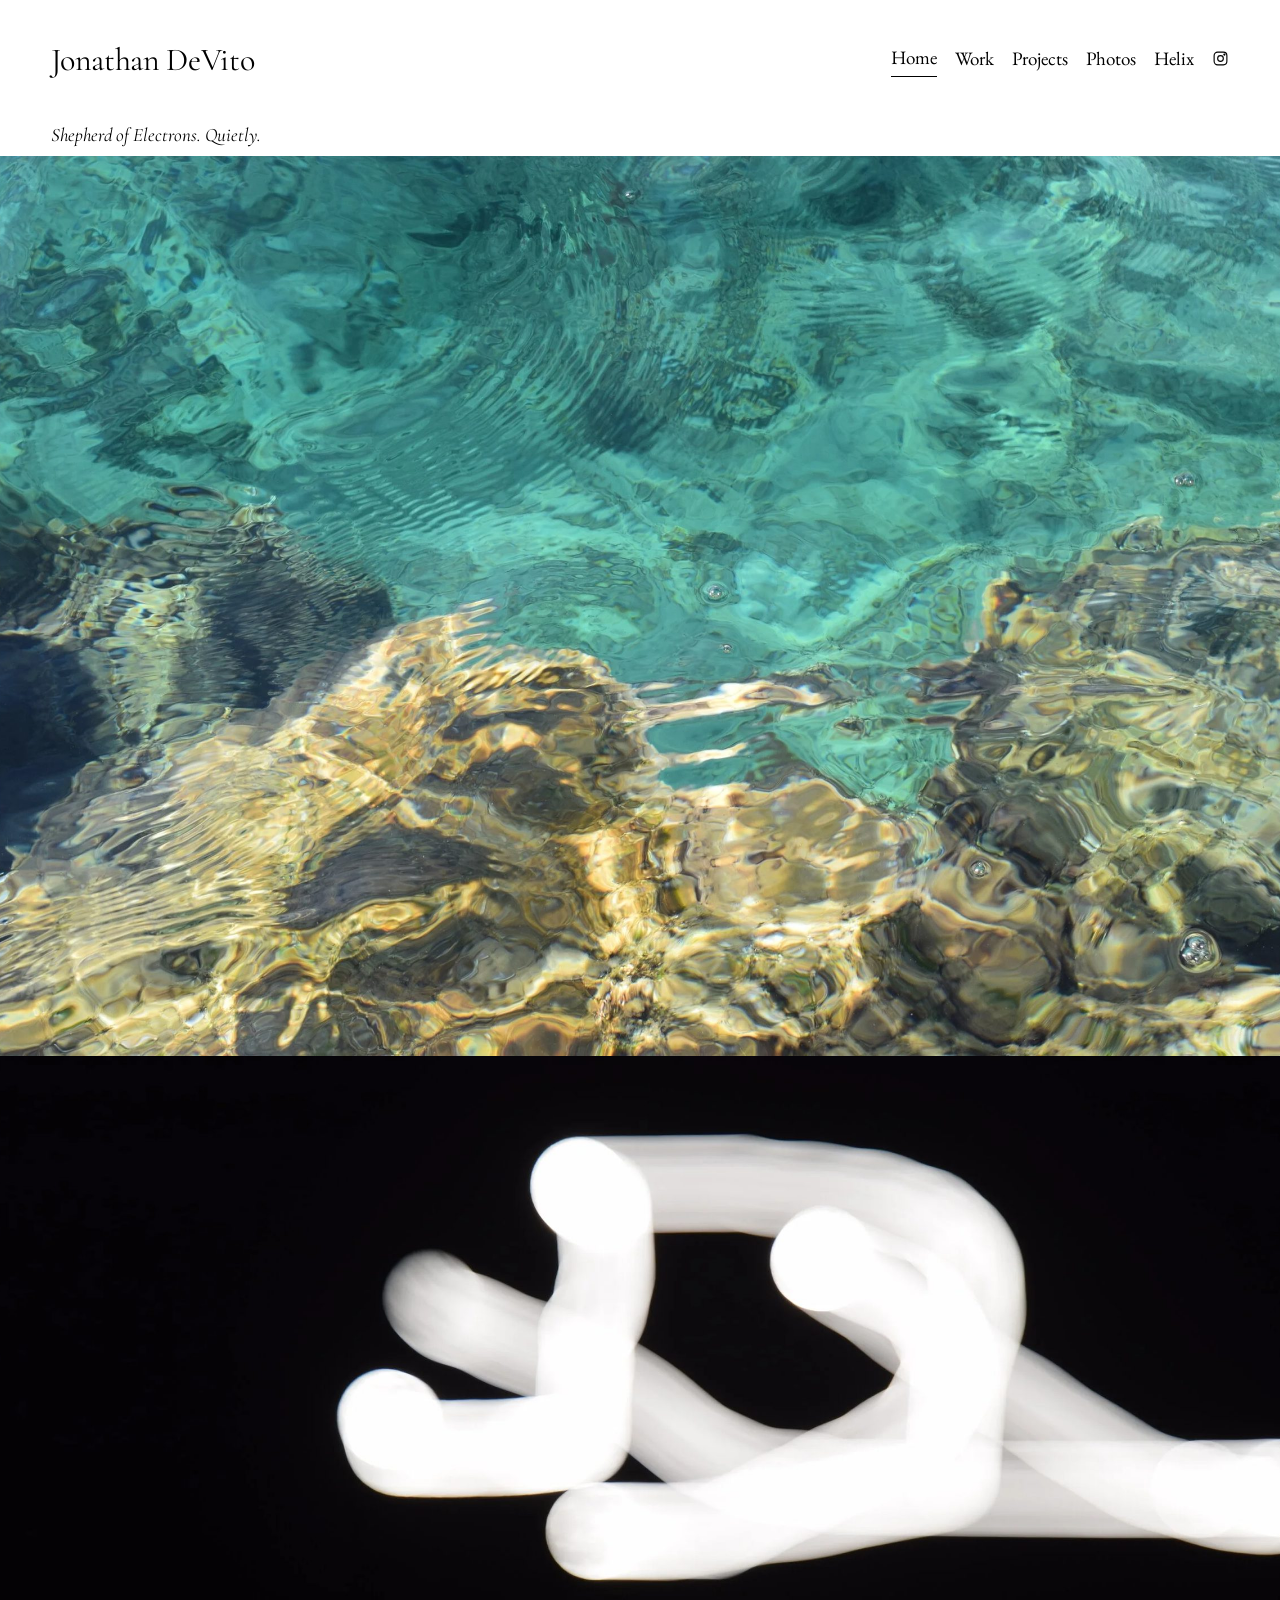
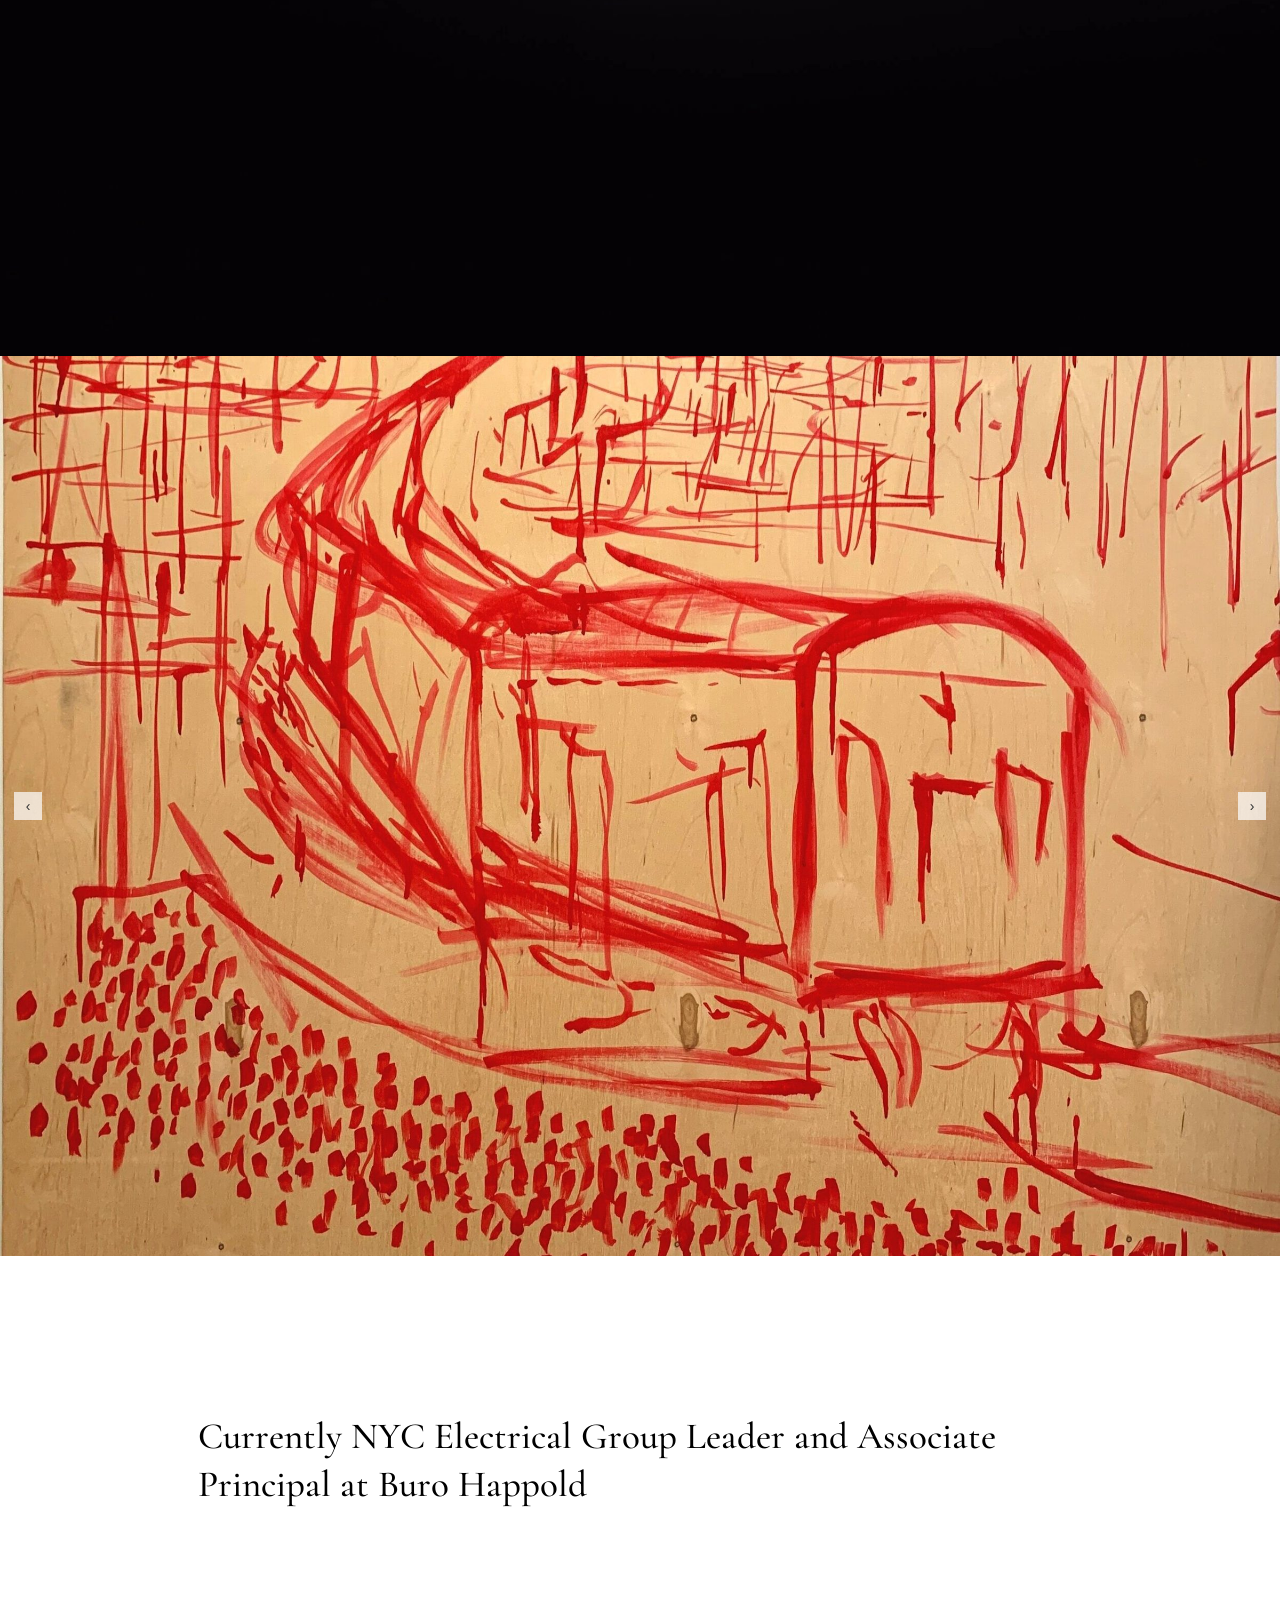
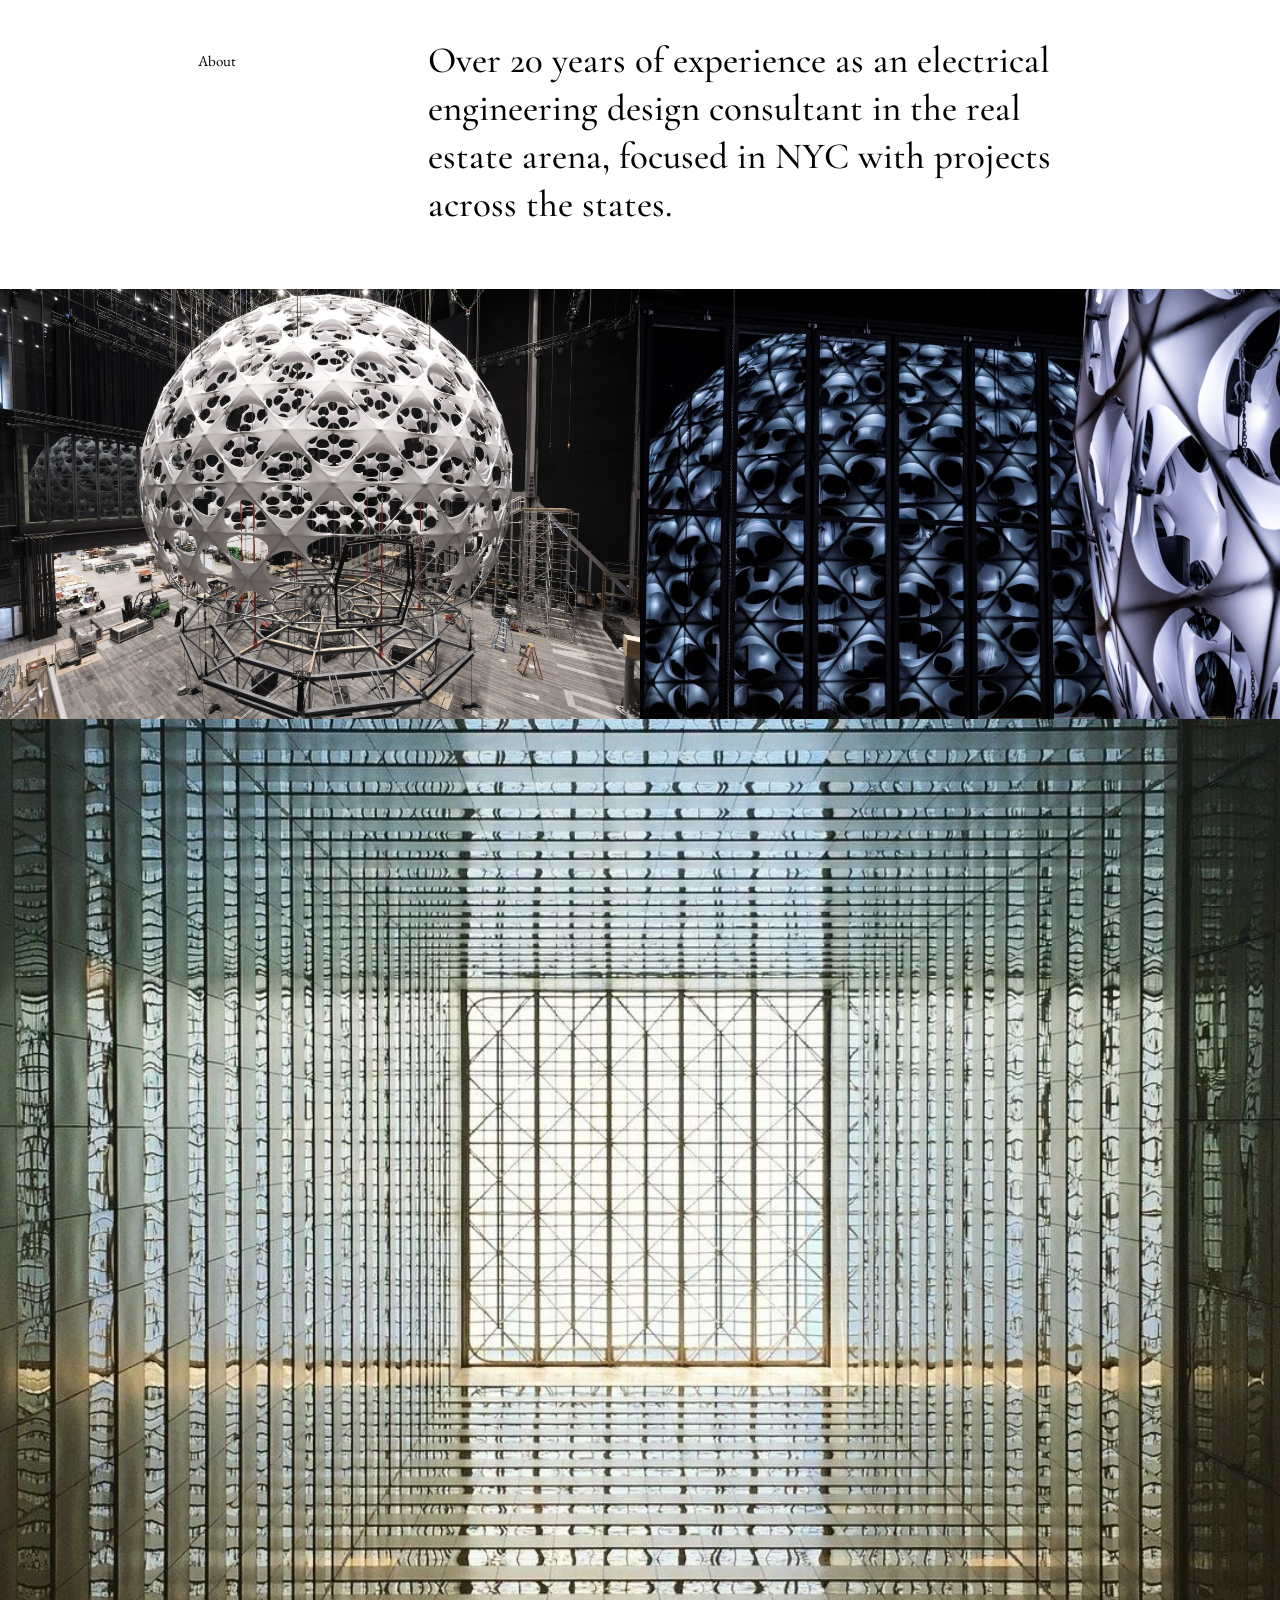
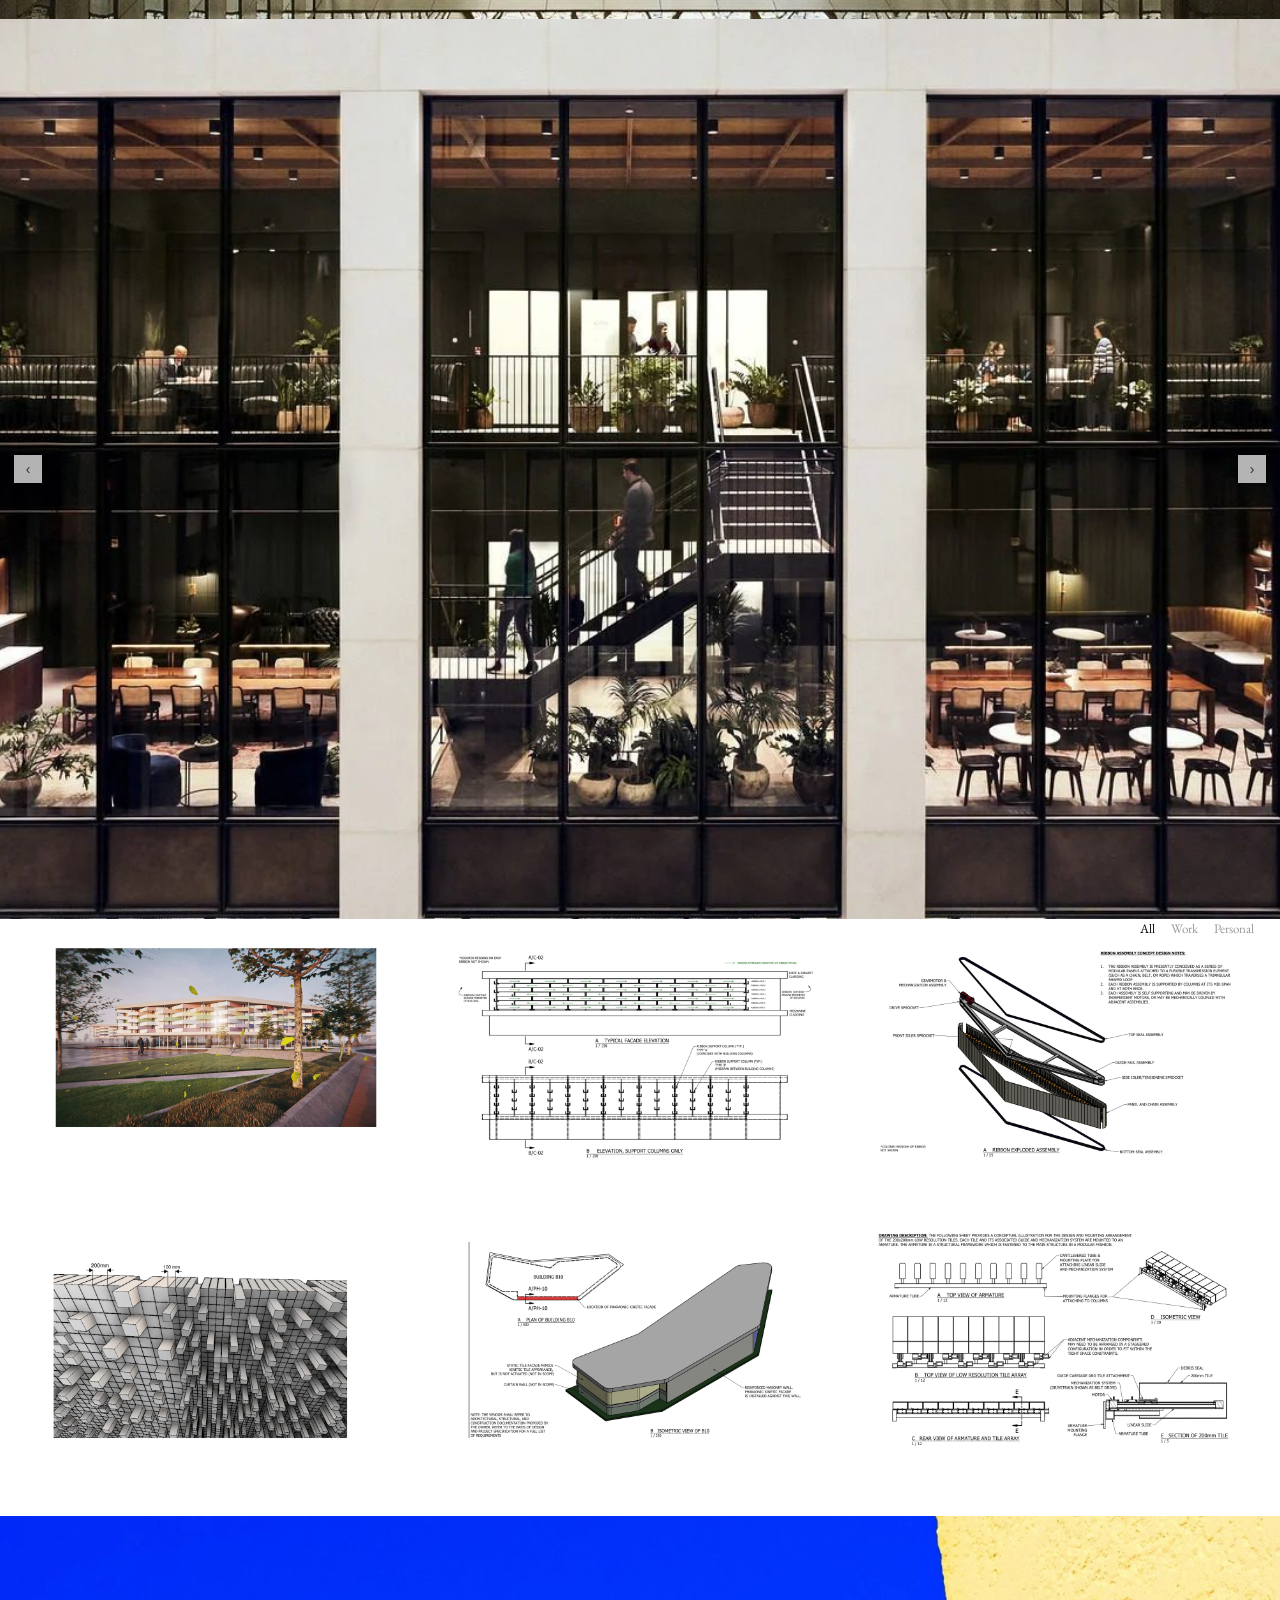
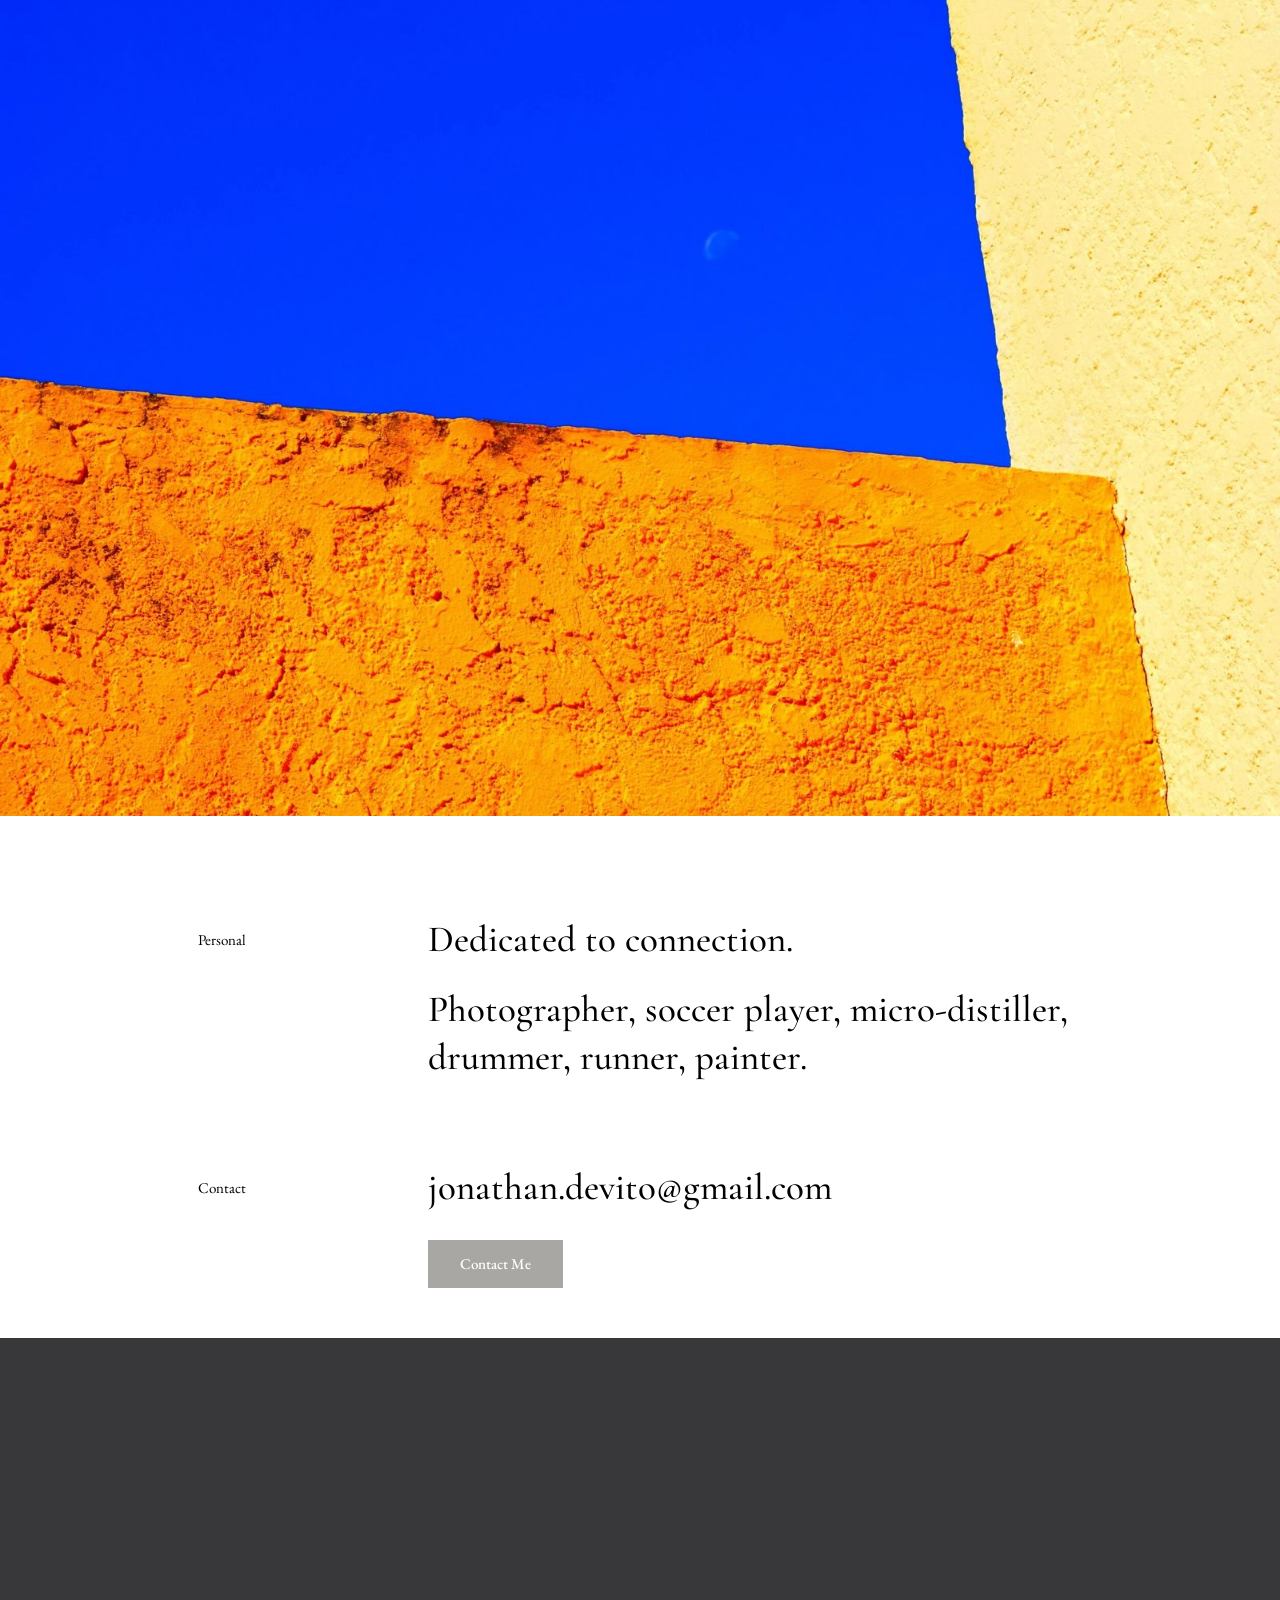
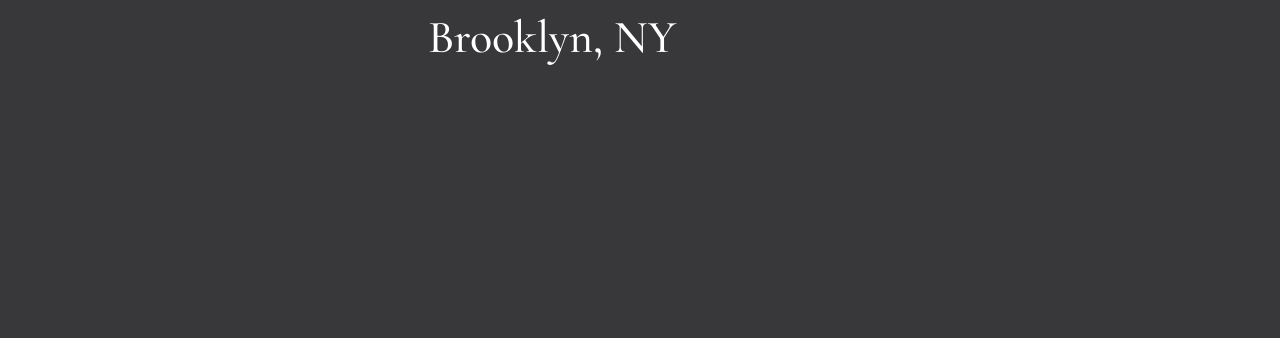
<file: index.html>
<!doctype html><html lang="en"><head><meta charset="utf-8"><meta name="viewport" content="width=device-width,initial-scale=1"><title>Jonathan DeVito</title><link rel="stylesheet" href="home.css"></head><body>
<header class="top"><a class="t" href="index.html">Jonathan DeVito</a><nav><a href="index.html" class="on">Home</a><a href="work.html">Work</a><a href="projects.html">Projects</a><a href="photos.html">Photos</a><a href="helix.html">Helix</a><a class="ig" href="http://www.instagram.com/jonathanfelixdevito" aria-label="Instagram"><svg viewBox="0 0 24 24" fill="none" stroke="#000" stroke-width="1.6"><rect x="3" y="3" width="18" height="18" rx="5"/><circle cx="12" cy="12" r="4"/><circle cx="17.5" cy="6.5" r=".8" fill="#000"/></svg></a></nav><button class="burger" aria-label="Open Menu"></button></header>
<div class="mnu"><button class="x" aria-label="Close Menu">&times;</button><a href="index.html" class="on">Home</a><a href="work.html">Work</a><a href="projects.html">Projects</a><a href="photos.html">Photos</a><a href="helix.html">Helix</a><a class="ig" href="http://www.instagram.com/jonathanfelixdevito" aria-label="Instagram"><svg viewBox="0 0 24 24" fill="none" stroke="#000" stroke-width="1.6"><rect x="3" y="3" width="18" height="18" rx="5"/><circle cx="12" cy="12" r="4"/><circle cx="17.5" cy="6.5" r=".8" fill="#000"/></svg></a></div>
<h4 class="tag">Shepherd of Electrons. Quietly.</h4>
<img class="bleed" src="assets/old/dsc_0799.jpg" alt="">
<img class="bleed" src="assets/old/dsc_0243.jpg" alt="" loading="lazy">
<div class="slides"><img src="assets/old/img_6873.jpg" alt="" class="on"><img src="assets/old/img_6871.jpg" alt="" loading="lazy"><img src="assets/old/img_6872.jpg" alt="" loading="lazy"><img src="assets/old/img_6874.jpg" alt="" loading="lazy"><button class="p" aria-label="Previous">&#8249;</button><button class="n" aria-label="Next">&#8250;</button></div>
<section class="wrap"><h3 class="h lead">Currently NYC Electrical Group Leader and Associate Principal at Buro Happold</h3>
<div class="row"><div class="l">About</div><h3 class="h r" style="margin:0">Over 20 years of experience as an electrical engineering design consultant in the real estate arena, focused in NYC with projects across the states.</h3></div></section>
<div class="strip"><a href="https://www.theshed.org/program/304-sonic-sphere"><img loading="lazy" src="assets/old/sonicsphere-1200.jpg" alt="Sonic Sphere"></a><a href="https://www.theshed.org/program/304-sonic-sphere"><img loading="lazy" src="assets/old/sonicsphere-0188redux.jpg" alt="Sonic Sphere"></a></div>
<img class="bleed" src="assets/old/img_3829.jpg" alt="" loading="lazy">
<div class="slides"><img src="assets/old/335d.jpg" alt="" class="on"><img src="assets/old/335b.jpg" alt="" loading="lazy"><img src="assets/old/335c.jpg" alt="" loading="lazy"><img src="assets/old/335a.jpg" alt="" loading="lazy"><button class="p" aria-label="Previous">&#8249;</button><button class="n" aria-label="Next">&#8250;</button></div>
<section class="show" id="projects"><div class="filt"><button class="on" data-f="all">All</button><button data-f="work">Work</button><button data-f="personal">Personal</button></div><div class="grid"><figure data-type="work"><a href="assets/old/visual-highlights-jpeg-page-005.jpg"><img loading="lazy" src="assets/old/visual-highlights-jpeg-page-005.jpg" alt=""></a><figcaption>Work</figcaption></figure><figure data-type="work"><a href="assets/old/visual-highlights-jpeg-page-006.jpg"><img loading="lazy" src="assets/old/visual-highlights-jpeg-page-006.jpg" alt=""></a><figcaption>Work</figcaption></figure><figure data-type="work"><a href="assets/old/visual-highlights-jpeg-page-008.jpg"><img loading="lazy" src="assets/old/visual-highlights-jpeg-page-008.jpg" alt=""></a><figcaption>Work</figcaption></figure><figure data-type="work"><a href="assets/old/visual-highlights-jpeg-page-001.jpg"><img loading="lazy" src="assets/old/visual-highlights-jpeg-page-001.jpg" alt=""></a><figcaption>Work</figcaption></figure><figure data-type="work"><a href="assets/old/visual-highlights-jpeg-page-002.jpg"><img loading="lazy" src="assets/old/visual-highlights-jpeg-page-002.jpg" alt=""></a><figcaption>Work</figcaption></figure><figure data-type="work"><a href="assets/old/visual-highlights-jpeg-page-004.jpg"><img loading="lazy" src="assets/old/visual-highlights-jpeg-page-004.jpg" alt=""></a><figcaption>Work</figcaption></figure></div></section>
<img class="bleed" src="assets/old/dsc_0822.jpg" alt="" loading="lazy">
<section class="wrap" style="padding-top:100px"><div class="row"><div class="l">Personal</div><div class="r h"><p>Dedicated to connection.</p><p>Photographer, soccer player, micro-distiller, drummer, runner, painter.</p></div></div>
<div class="row" style="padding-bottom:50px"><div class="l">Contact</div><div class="r h"><p>jonathan.devito@gmail.com</p><a class="btn" href="mailto:jonathan.devito@gmail.com" style="font-family:'EB Garamond',serif">Contact Me</a></div></div></section>
<footer class="foot"><div class="wrap"><h2 class="h">Brooklyn, NY</h2></div></footer>
<script>
document.querySelectorAll('.slides').forEach(s=>{const im=[...s.querySelectorAll('img')];let i=0;const go=d=>{im[i].classList.remove('on');i=(i+d+im.length)%im.length;im[i].classList.add('on')};s.querySelector('.p')?.addEventListener('click',()=>go(-1));s.querySelector('.n')?.addEventListener('click',()=>go(1))});
document.querySelectorAll('.filt button').forEach(b=>b.onclick=()=>{document.querySelectorAll('.filt button').forEach(x=>x.classList.toggle('on',x==b));document.querySelectorAll('.grid figure').forEach(f=>f.classList.toggle('hide',b.dataset.f!='all'&&f.dataset.type!=b.dataset.f))});
const m=document.querySelector('.mnu');document.querySelector('.burger').onclick=()=>m.classList.add('open');m.querySelector('.x').onclick=()=>m.classList.remove('open');
</script></body></html>
</file>
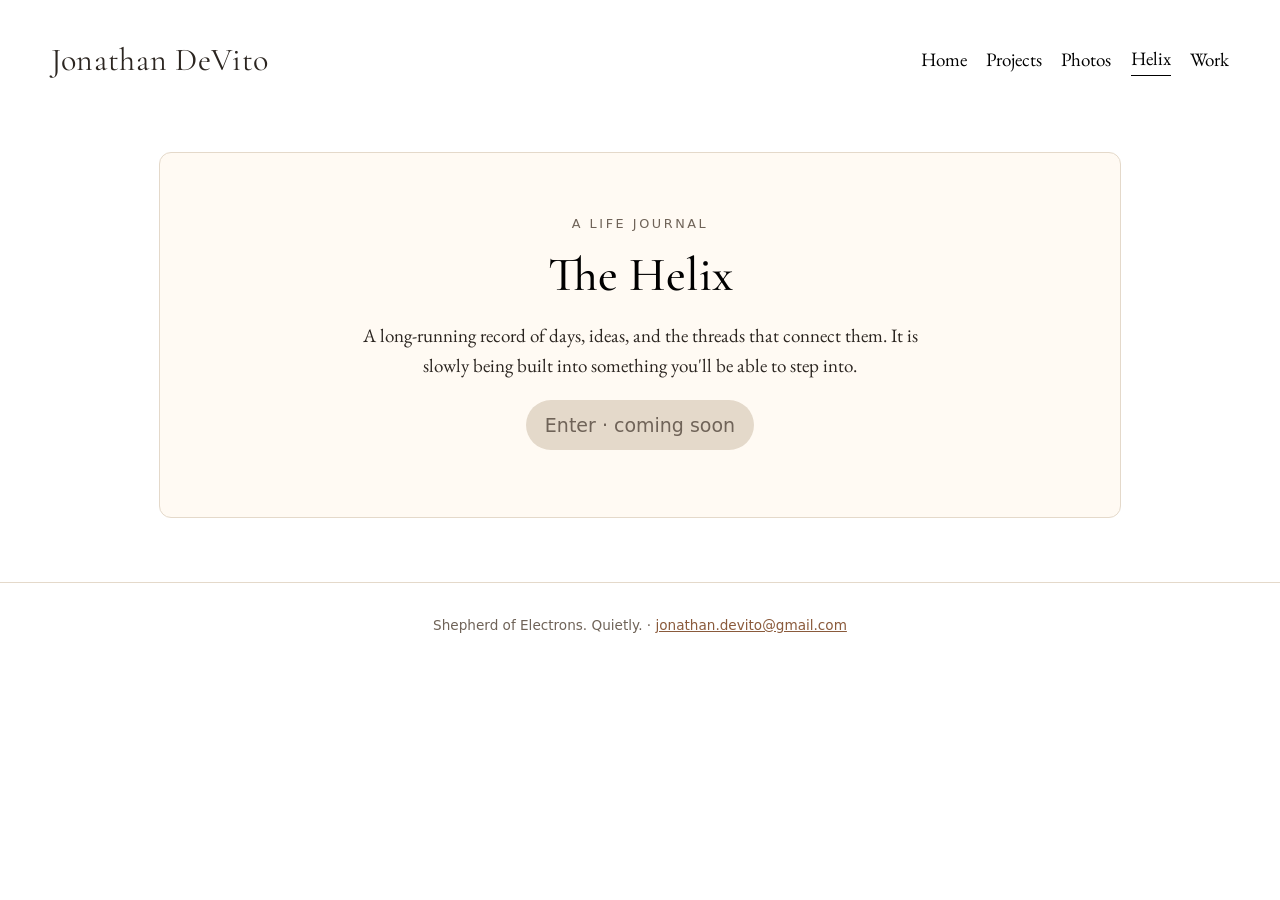
<file: helix.html>
<!doctype html><html lang="en"><head><meta charset="utf-8"><meta name="viewport" content="width=device-width,initial-scale=1"><title>The Helix · Jonathan DeVito</title><link rel="stylesheet" href="style.css"></head><body><header><nav><a class="brand" href="index.html">Jonathan DeVito</a><a href="index.html">Home</a><a href="projects.html">Projects</a><a href="photos.html">Photos</a><a href="helix.html" class="on">Helix</a><a href="work.html">Work</a></nav></header><main><section class="card" style="text-align:center;padding:3rem 1.5rem"><p class="muted" style="letter-spacing:.2em;text-transform:uppercase;font-family:system-ui;font-size:.8rem">A life journal</p><h1>The Helix</h1><p style="max-width:560px;margin:1rem auto">A long-running record of days, ideas, and the threads that connect them. It is slowly being built into something you'll be able to step into.</p><p><span class="btn off">Enter · coming soon</span></p></section></main><footer>Shepherd of Electrons. Quietly. · <a href="mailto:jonathan.devito@gmail.com">jonathan.devito@gmail.com</a></footer></body></html>
</file>
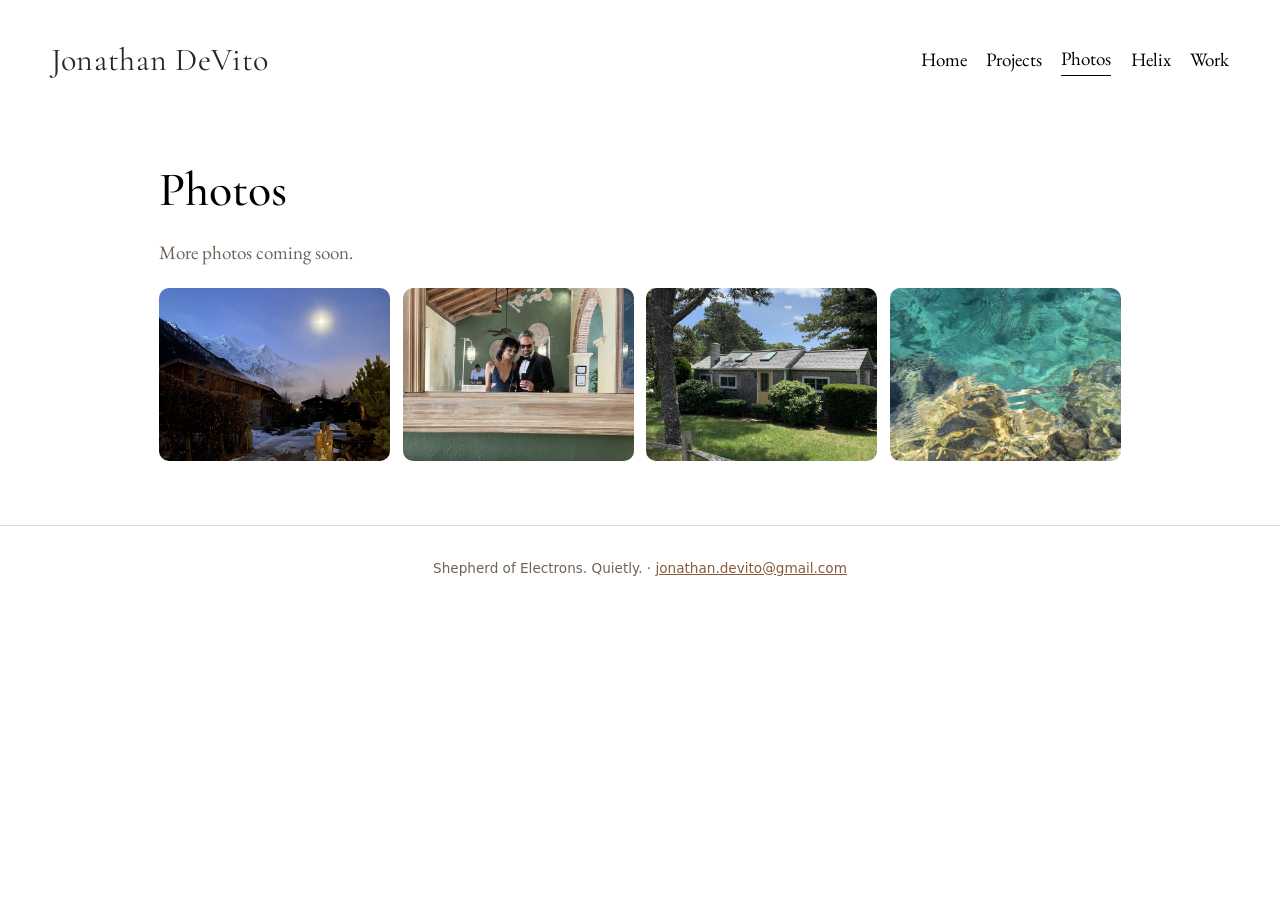
<file: photos.html>
<!doctype html><html lang="en"><head><meta charset="utf-8"><meta name="viewport" content="width=device-width,initial-scale=1"><title>Photos · Jonathan DeVito</title><link rel="stylesheet" href="style.css"></head><body><header><nav><a class="brand" href="index.html">Jonathan DeVito</a><a href="index.html">Home</a><a href="projects.html">Projects</a><a href="photos.html" class="on">Photos</a><a href="helix.html">Helix</a><a href="work.html">Work</a></nav></header><main><h1>Photos</h1><p class="muted">More photos coming soon.</p><div class="gallery"><a href="photos/01-chamonix.jpg"><img loading="lazy" src="photos/01-chamonix.jpg" alt=""></a><a href="photos/02-jonathan-nazy.jpg"><img loading="lazy" src="photos/02-jonathan-nazy.jpg" alt=""></a><a href="photos/03-ridgevale-cottage.jpg"><img loading="lazy" src="photos/03-ridgevale-cottage.jpg" alt=""></a><a href="photos/04-trail.jpg"><img loading="lazy" src="photos/04-trail.jpg" alt=""></a></div></main><footer>Shepherd of Electrons. Quietly. · <a href="mailto:jonathan.devito@gmail.com">jonathan.devito@gmail.com</a></footer></body></html>
</file>
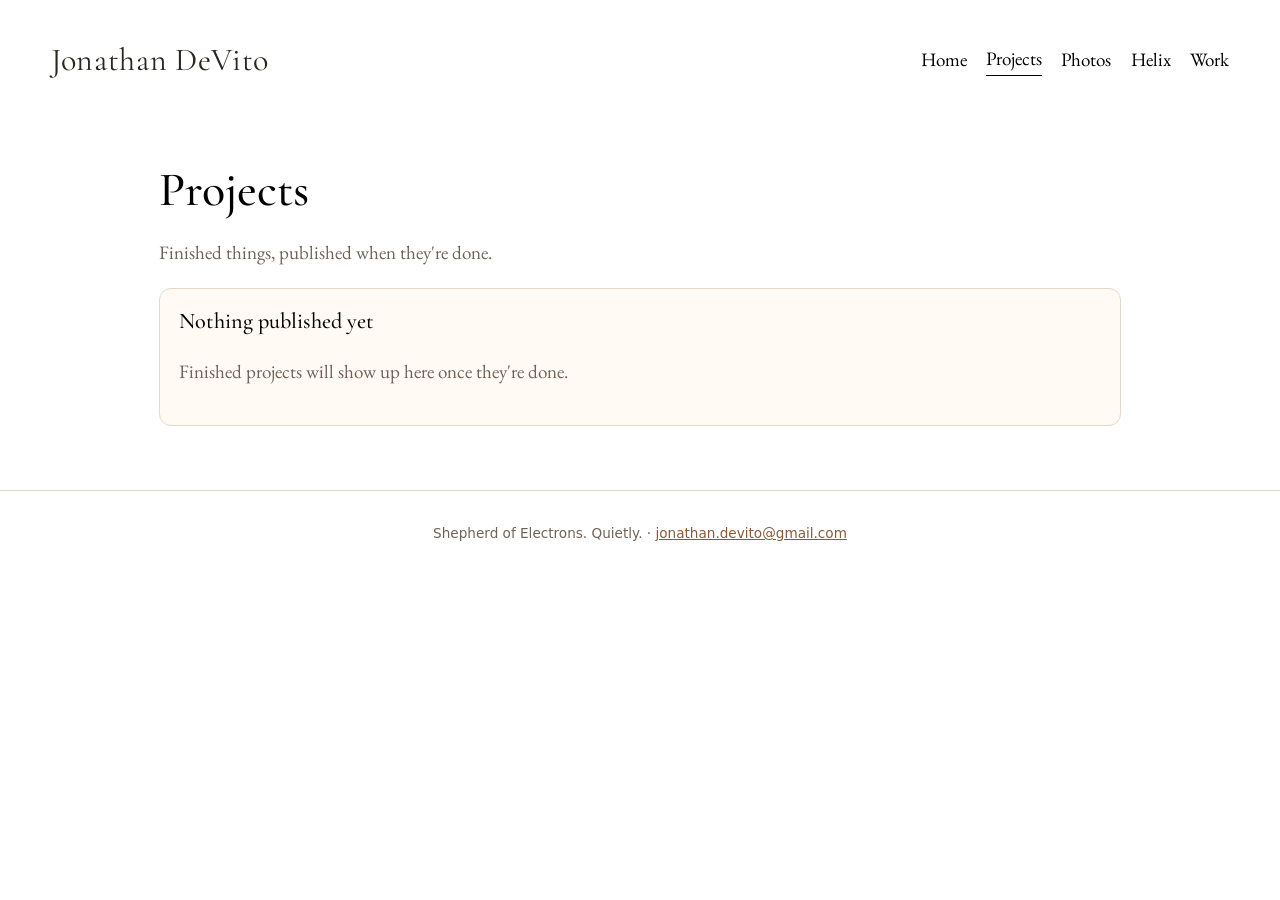
<file: projects.html>
<!doctype html><html lang="en"><head><meta charset="utf-8"><meta name="viewport" content="width=device-width,initial-scale=1"><title>Projects · Jonathan DeVito</title><link rel="stylesheet" href="style.css"></head><body><header><nav><a class="brand" href="index.html">Jonathan DeVito</a><a href="index.html">Home</a><a href="projects.html" class="on">Projects</a><a href="photos.html">Photos</a><a href="helix.html">Helix</a><a href="work.html">Work</a></nav></header><main><h1>Projects</h1><p class="muted">Finished things, published when they're done.</p><div class="card"><h3>Nothing published yet</h3><p class="muted">Finished projects will show up here once they're done.</p></div></main><footer>Shepherd of Electrons. Quietly. · <a href="mailto:jonathan.devito@gmail.com">jonathan.devito@gmail.com</a></footer></body></html>
</file>
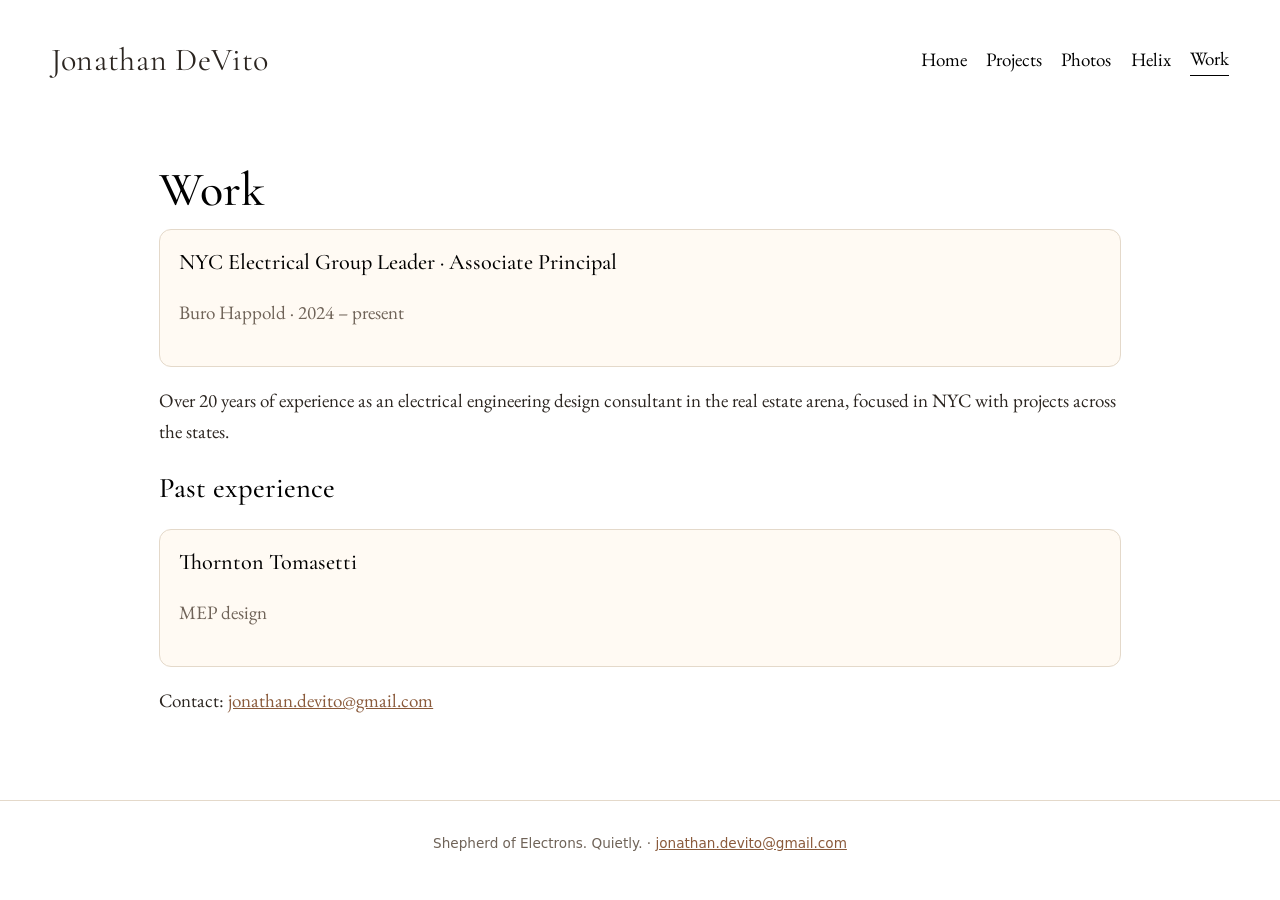
<file: work.html>
<!doctype html><html lang="en"><head><meta charset="utf-8"><meta name="viewport" content="width=device-width,initial-scale=1"><title>Work · Jonathan DeVito</title><link rel="stylesheet" href="style.css"></head><body><header><nav><a class="brand" href="index.html">Jonathan DeVito</a><a href="index.html">Home</a><a href="projects.html">Projects</a><a href="photos.html">Photos</a><a href="helix.html">Helix</a><a href="work.html" class="on">Work</a></nav></header><main><h1>Work</h1><div class="card"><h3>NYC Electrical Group Leader · Associate Principal</h3><p class="muted">Buro Happold · 2024 – present</p></div>
<p>Over 20 years of experience as an electrical engineering design consultant in the real estate arena, focused in NYC with projects across the states.</p>
<h2>Past experience</h2><div class="card"><h3>Thornton Tomasetti</h3><p class="muted">MEP design</p></div><p>Contact: <a href="mailto:jonathan.devito@gmail.com">jonathan.devito@gmail.com</a></p></main><footer>Shepherd of Electrons. Quietly. · <a href="mailto:jonathan.devito@gmail.com">jonathan.devito@gmail.com</a></footer></body></html>
</file>
<file: home.css>
@import url('https://fonts.googleapis.com/css2?family=Cormorant+Garamond:ital,wght@0,400;0,500;1,400&family=EB+Garamond:ital,wght@0,400;1,400&display=swap');
*{box-sizing:border-box}html,body{margin:0;background:#fff;color:#000}
body{font:19px/1.6 "EB Garamond",Garamond,serif}
.h{font-family:"Cormorant Garamond",serif;font-weight:400}
a{color:inherit}
.top{display:flex;align-items:center;justify-content:space-between;height:120px;padding:0 4vw}
.top .t{font-family:"Cormorant Garamond",serif;font-size:32px;text-decoration:none;letter-spacing:-.01em}
.top nav{display:flex;gap:18px;align-items:center;font-size:19px}
.top nav a{text-decoration:none;padding-bottom:2px}.top nav a.on{border-bottom:1px solid #000}
.top nav .ig svg{width:17px;height:17px;vertical-align:-2px}
.burger{display:none;background:none;border:0;width:28px;height:18px;position:relative;cursor:pointer}
.burger:before,.burger:after{content:"";position:absolute;left:0;right:0;height:1px;background:#000}.burger:before{top:4px}.burger:after{bottom:4px}
.tag{padding:0 4vw 6px;margin:0;font-family:"Cormorant Garamond",serif;font-style:italic;font-size:19px;font-weight:400}
.bleed{display:block;width:100%;height:100vh;object-fit:cover}
.slides{position:relative;height:100vh;overflow:hidden}.slides img{position:absolute;inset:0;width:100%;height:100%;object-fit:cover;opacity:0;transition:opacity .6s}.slides img.on{opacity:1}
.slides button{position:absolute;top:50%;transform:translateY(-50%);width:28px;height:28px;border:0;background:rgba(255,255,255,.7);cursor:pointer;font-size:14px;color:#333}.slides .p{left:14px}.slides .n{right:14px}
.wrap{max-width:884px;margin:0 auto}
.lead{padding:120px 0 90px;font-size:37px;line-height:1.3;font-weight:500}
.row{display:grid;grid-template-columns:230px 1fr;padding:0 0 60px}.row .l{font-size:15px;padding-top:12px}.row .r{font-size:37px;line-height:1.3;font-weight:500}
.row .r p{margin:0 0 .6em}
.strip{display:flex;height:430px;overflow:hidden}.strip a{flex:1 1 auto;display:block}.strip img{height:100%;width:100%;object-fit:cover;display:block}
.show{position:relative;padding:22px 2vw 30px}
.filt{position:absolute;right:2vw;top:0;display:flex;gap:16px;font-size:13px;letter-spacing:.04em;color:#999}
.filt button{background:none;border:0;font:inherit;color:inherit;cursor:pointer;padding:0 0 2px}.filt button.on{color:#000;border-bottom:1px solid #000}
.grid{display:grid;grid-template-columns:repeat(3,1fr);gap:34px 40px}
.grid figure{margin:0;position:relative}.grid img{width:100%;aspect-ratio:3/2;object-fit:contain;object-position:left top;display:block}
.grid figcaption{position:absolute;left:0;bottom:0;background:rgba(255,255,255,.88);font-size:12px;letter-spacing:.08em;text-transform:uppercase;padding:3px 8px;opacity:0;transition:opacity .25s}
.grid figure:hover figcaption{opacity:1}.grid figure.hide{display:none}
.grid .ttl{position:static;opacity:1;background:none;padding:6px 0 0;text-transform:none;letter-spacing:0;font-size:15px}
.btn{display:inline-block;background:#a9a7a3;color:#fff;text-decoration:none;font-size:15px;padding:14px 32px;margin-top:6px}
.foot{background:#38383b;color:#fff;height:600px;display:flex;align-items:center}.foot .wrap{width:100%}
.foot .h{font-size:46px;font-weight:500;margin-left:230px}
.mnu{display:none}
@media(max-width:767px){
 .top{height:110px;padding:0 6vw}.top .t{font-size:22px}.top nav{display:none}.burger{display:block}
 .mnu.open{display:flex;flex-direction:column;position:fixed;inset:0;background:#fff;z-index:9;align-items:center;justify-content:center;gap:22px;font-family:"Cormorant Garamond",serif;font-size:30px}.mnu a{text-decoration:none}
 .mnu .x{position:absolute;top:40px;right:6vw;background:none;border:0;font-size:30px}
 .tag{padding:0 6vw 16px;font-size:15px}
 .bleed,.slides{height:560px}
 .wrap{padding:0 6vw}.lead{padding:60px 6vw 50px;font-size:22px}
 .row{grid-template-columns:1fr}.row .l{padding:0 0 10px;font-size:13px}.row .r{font-size:22px}
 .strip{flex-direction:column;height:auto}.strip img{height:auto}
 .grid{grid-template-columns:1fr;gap:26px}.show{padding:28px 6vw}
 .foot{height:370px}.foot .h{margin:0;font-size:26px}
}
</file>
<file: style.css>
@import url('https://fonts.googleapis.com/css2?family=Cormorant+Garamond:wght@400;500&family=EB+Garamond&display=swap');
:root{--bg:#fff;--card:#fffaf3;--ink:#2b2520;--muted:#6f6358;--accent:#8a5a3b;--pine:#000;--line:#e4d9ca}
*{box-sizing:border-box}body{margin:0;background:var(--bg);color:var(--ink);font:19px/1.6 "EB Garamond",Garamond,serif}
a{color:var(--accent)}header{position:sticky;top:0;background:#fff;backdrop-filter:blur(6px);z-index:5}
nav{max-width:1000px;margin:auto;display:flex;flex-wrap:wrap;gap:.3rem 1.2rem;align-items:center;padding:.8rem 1.2rem;font-family:"EB Garamond",serif;font-size:19px;height:120px;max-width:none;padding:0 4vw}
nav .brand{font-family:"Cormorant Garamond",serif;font-size:32px;font-weight:400;margin-right:auto;color:var(--ink);text-decoration:none;letter-spacing:.02em}nav a{text-decoration:none;color:#000}nav a.on{border-bottom:1px solid #000}
main{max-width:1000px;margin:auto;padding:2rem 1.2rem 4rem}h1,h2,h3{font-family:"Cormorant Garamond",serif;font-weight:500;line-height:1.2;color:var(--pine)}h1{font-size:clamp(2rem,5vw,3rem);margin:.2em 0}
.hero{position:relative;border-radius:14px;overflow:hidden;min-height:380px;display:flex;align-items:flex-end;background:#333 url(assets/hero.jpg) center/cover}
.hero div{padding:2rem;background:linear-gradient(transparent,rgba(20,15,10,.75));width:100%;color:#fff}.hero h1{color:#fff}
.grid{display:grid;grid-template-columns:repeat(auto-fill,minmax(240px,1fr));gap:1rem}.card{background:var(--card);border:1px solid var(--line);border-radius:12px;padding:1.2rem}
.card h3{margin-top:0}.muted{color:var(--muted)}.btn{display:inline-block;padding:.6rem 1.2rem;border-radius:999px;background:var(--pine);color:#fff;text-decoration:none;font-family:system-ui,sans-serif}
.btn.off{background:var(--line);color:var(--muted);cursor:default}.gallery{display:grid;grid-template-columns:repeat(auto-fill,minmax(220px,1fr));gap:.8rem}
.gallery img,.ph{width:100%;aspect-ratio:4/3;object-fit:cover;border-radius:10px;display:block}.ph{background:repeating-linear-gradient(45deg,#ece2d4,#ece2d4 10px,#f3ebe0 10px,#f3ebe0 20px);display:flex;align-items:center;justify-content:center;color:var(--muted);font-family:system-ui;font-size:.9rem}
footer{text-align:center;color:var(--muted);font-family:system-ui;font-size:.85rem;padding:2rem;border-top:1px solid var(--line)}code{background:#efe6d9;padding:.1em .35em;border-radius:4px}
</file>
